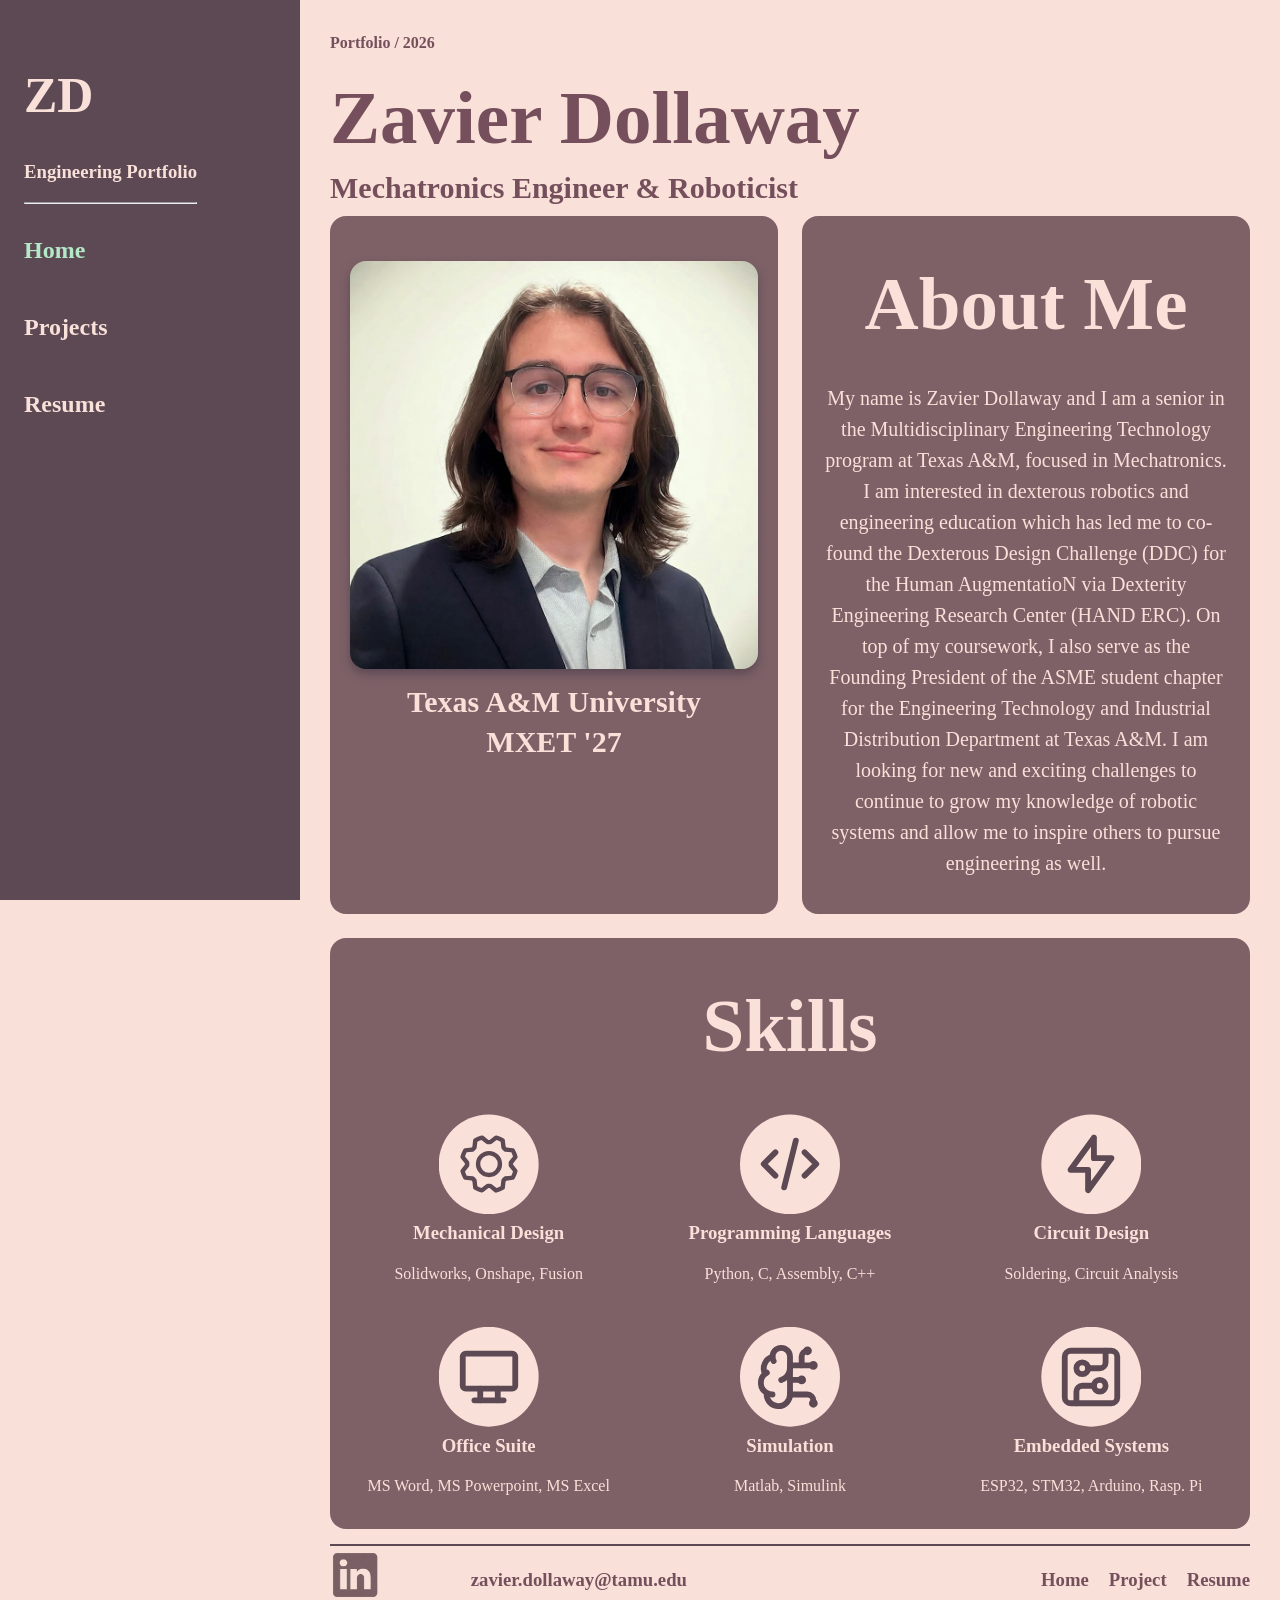
<file: index.html>
<!DOCTYPE html>
<html lang="en">
<head>
  <meta charset="UTF-8">
  <meta name="viewport" content="width=device-width, initial-scale=1.0">
  <meta name="description" content="Engineering Portfolio for Zavier Dollaway">
  <title>Zavier Dollaway Portfolio</title>
  <link rel="stylesheet" href="styles.css">
  <link rel="icon" type="image/png" href="Assets/favicon.png">
</head>

<body class="page-layout">
    <header class="site-rail">
        <div class="header">
            <h1>ZD</h1>
            <h3>Engineering Portfolio</h3>
            <hr/>
        </div>
        <nav>
            <a href="index.html"><h2 class="active">Home</h2></a>
            <a href="Projects/index.html"><h2>Projects</h2></a>
            <a href="Resume/index.html"><h2>Resume</h2></a>
        </nav>
    </header>
    <main class="main-content">
        <div class="mc-head">
            <h4>Portfolio / 2026</h4>
            <h1>Zavier Dollaway</h1>
            <h2>Mechatronics Engineer & Roboticist</h2>
            <h2 class="bottom-border"></h2>
        </div>
        <div class="resource-border-2">
            <div class="resource-card">
                <br/>
                <img class="border" src="Assets/ZavierDollawayHeadshot.jpg">
                <h2>Texas A&M University</h2>
                <h2>MXET '27</h2>
            </div>
            <div class="resource-card">
                <h1>About Me</h1>
                <p>My name is Zavier Dollaway and I am a senior in the Multidisciplinary Engineering Technology program at Texas A&M, focused in Mechatronics. I am interested in dexterous robotics and engineering education which has led me to co-found the Dexterous Design Challenge (DDC) for the Human AugmentatioN via Dexterity Engineering Research Center (HAND ERC). On top of my coursework, I also serve as the Founding President of the ASME student chapter for the Engineering Technology and Industrial Distribution Department at Texas A&M. I am looking for new and exciting challenges to continue to grow my knowledge of robotic systems and allow me to inspire others to pursue engineering as well.</p>
            </div>
        </div>
        <br/>
        <div class="resource-card">
            <h1>Skills</h1>
            <br/>
            <div class=" skill-split-3">
                <div>
                    <img class="skill-icon" src="Assets/Icons/mechanical-design.svg"/>
                    <h3>Mechanical Design</h3>
                    <p>Solidworks, Onshape, Fusion</p>
                </div>
                <div>
                    <img class="skill-icon" src="Assets/Icons/programming-languages.svg"/>
                    <h3>Programming Languages</h3>
                    <p>Python, C, Assembly, C++</p>
                </div>
                <div>
                    <img class="skill-icon" src="Assets/Icons/circuit-design.svg"/>
                    <h3>Circuit Design</h3>
                    <p>Soldering, Circuit Analysis</p>
                </div>
                <div>
                    <img class="skill-icon" src="Assets/Icons/office-suite.svg"/>
                    <h3>Office Suite</h3>
                    <p>MS Word, MS Powerpoint, MS Excel</p>
                </div>
                <div>
                    <img class="skill-icon" src="Assets/Icons/simulation.svg"/>
                    <h3>Simulation</h3>
                    <p>Matlab, Simulink</p>
                </div>
                <div>
                    <img class="skill-icon" src="Assets/Icons/embedded.svg"/>
                    <h3>Embedded Systems</h3>
                    <p>ESP32, STM32, Arduino, Rasp. Pi</p>
                </div>
            </div>
        </div>


        <footer class="site-footer">
            <a href="www.linkedin.com/in/zavier-dollaway-00a139237" target="_blank"><img class="footer-img" src="Assets/Icons/linkedin.png"/></a>
            <a href="mailto:zavier.dollaway@tamu.edu" target="_blank"><h3>zavier.dollaway@tamu.edu</h3></a>
            <div class="footer-nav">
                <a href="index.html"><h3>Home</h3></a>
                <a href="Projects/index.html"><h3>Project</h3></a>
                <a href="Resume/index.html"><h3>Resume</h3></a>
            </div>
        </footer>
    </main>
</body>
</file>
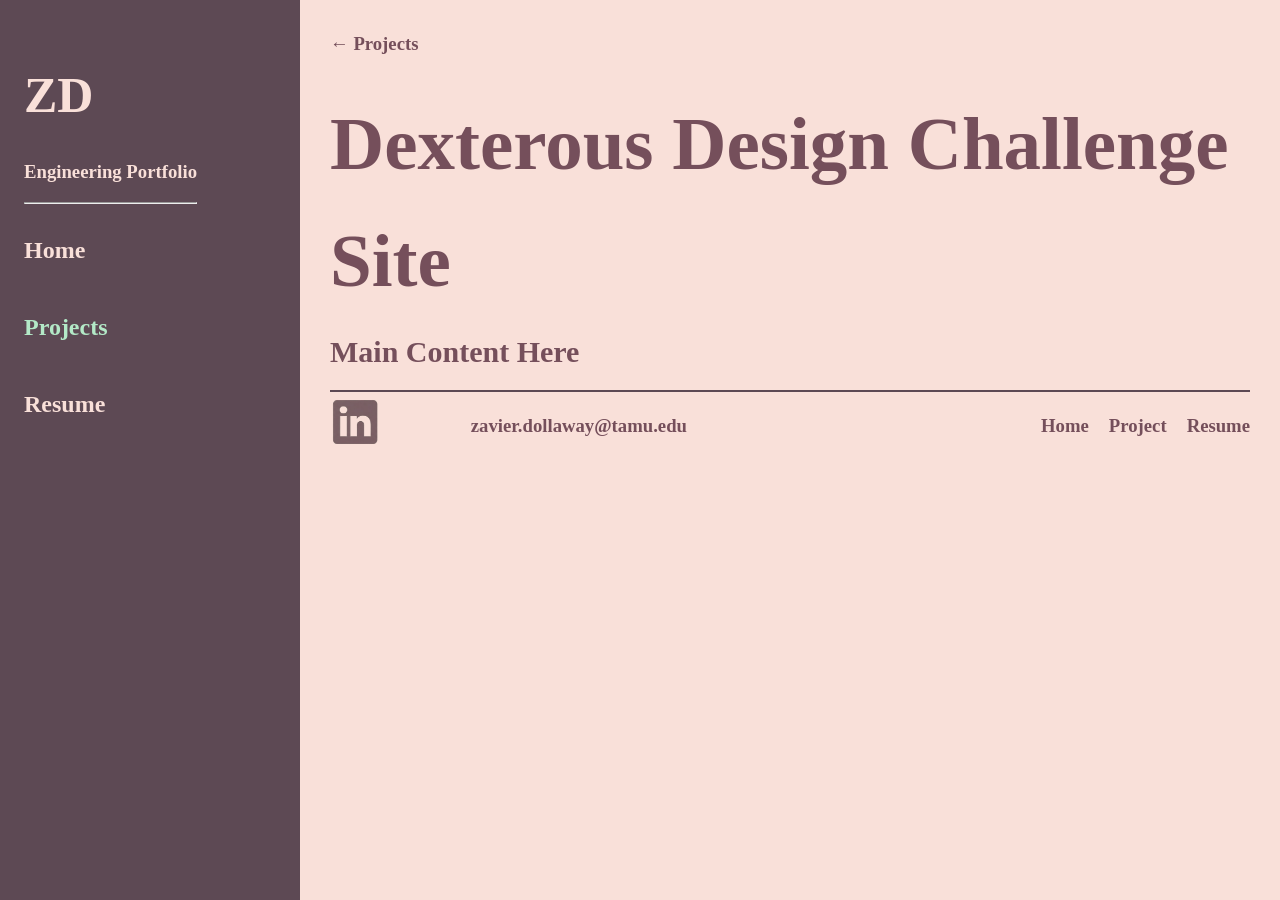
<file: DDC-site/index.html>
<!DOCTYPE html>
<html lang="en">
<head>
  <meta charset="UTF-8">
  <meta name="viewport" content="width=device-width, initial-scale=1.0">
  <meta name="description" content="Engineering Portfolio for Zavier Dollaway">
  <title>Zavier Dollaway Portfolio</title>
  <link rel="stylesheet" href="../styles.css">
  <link rel="icon" type="image/png" href="../Assets/favicon.png">
</head>

<body class="page-layout">
    <header class="site-rail">
        <div class="header">
            <h1>ZD</h1>
            <h3>Engineering Portfolio</h3>
            <hr/>
        </div>
        <nav>
            <a href="../index.html"><h2>Home</h2></a>
            <a href="../Projects/index.html"><h2 class="active">Projects</h2></a>
            <a href="../Resume/index.html"><h2>Resume</h2></a>
        </nav>
    </header>
    <main class="main-content">
        <a href="../Projects/index.html"><h3>← Projects</h3></a>
        <h1 class="article-header">Dexterous Design Challenge Site</h1>
        <h2>Main Content Here</h2>
        <footer class="site-footer">
            <a href="www.linkedin.com/in/zavier-dollaway-00a139237" target="_blank"><img class="footer-img" src="../Assets/Icons/linkedin.png"/></a>
            <a href="mailto:zavier.dollaway@tamu.edu" target="_blank"><h3>zavier.dollaway@tamu.edu</h3></a>
            <div class="footer-nav">
                <a href="../index.html"><h3>Home</h3></a>
                <a href="../Projects/index.html"><h3>Project</h3></a>
                <a href="../Resume/index.html"><h3>Resume</h3></a>
            </div>
        </footer>
    </main>
</body>
</file>
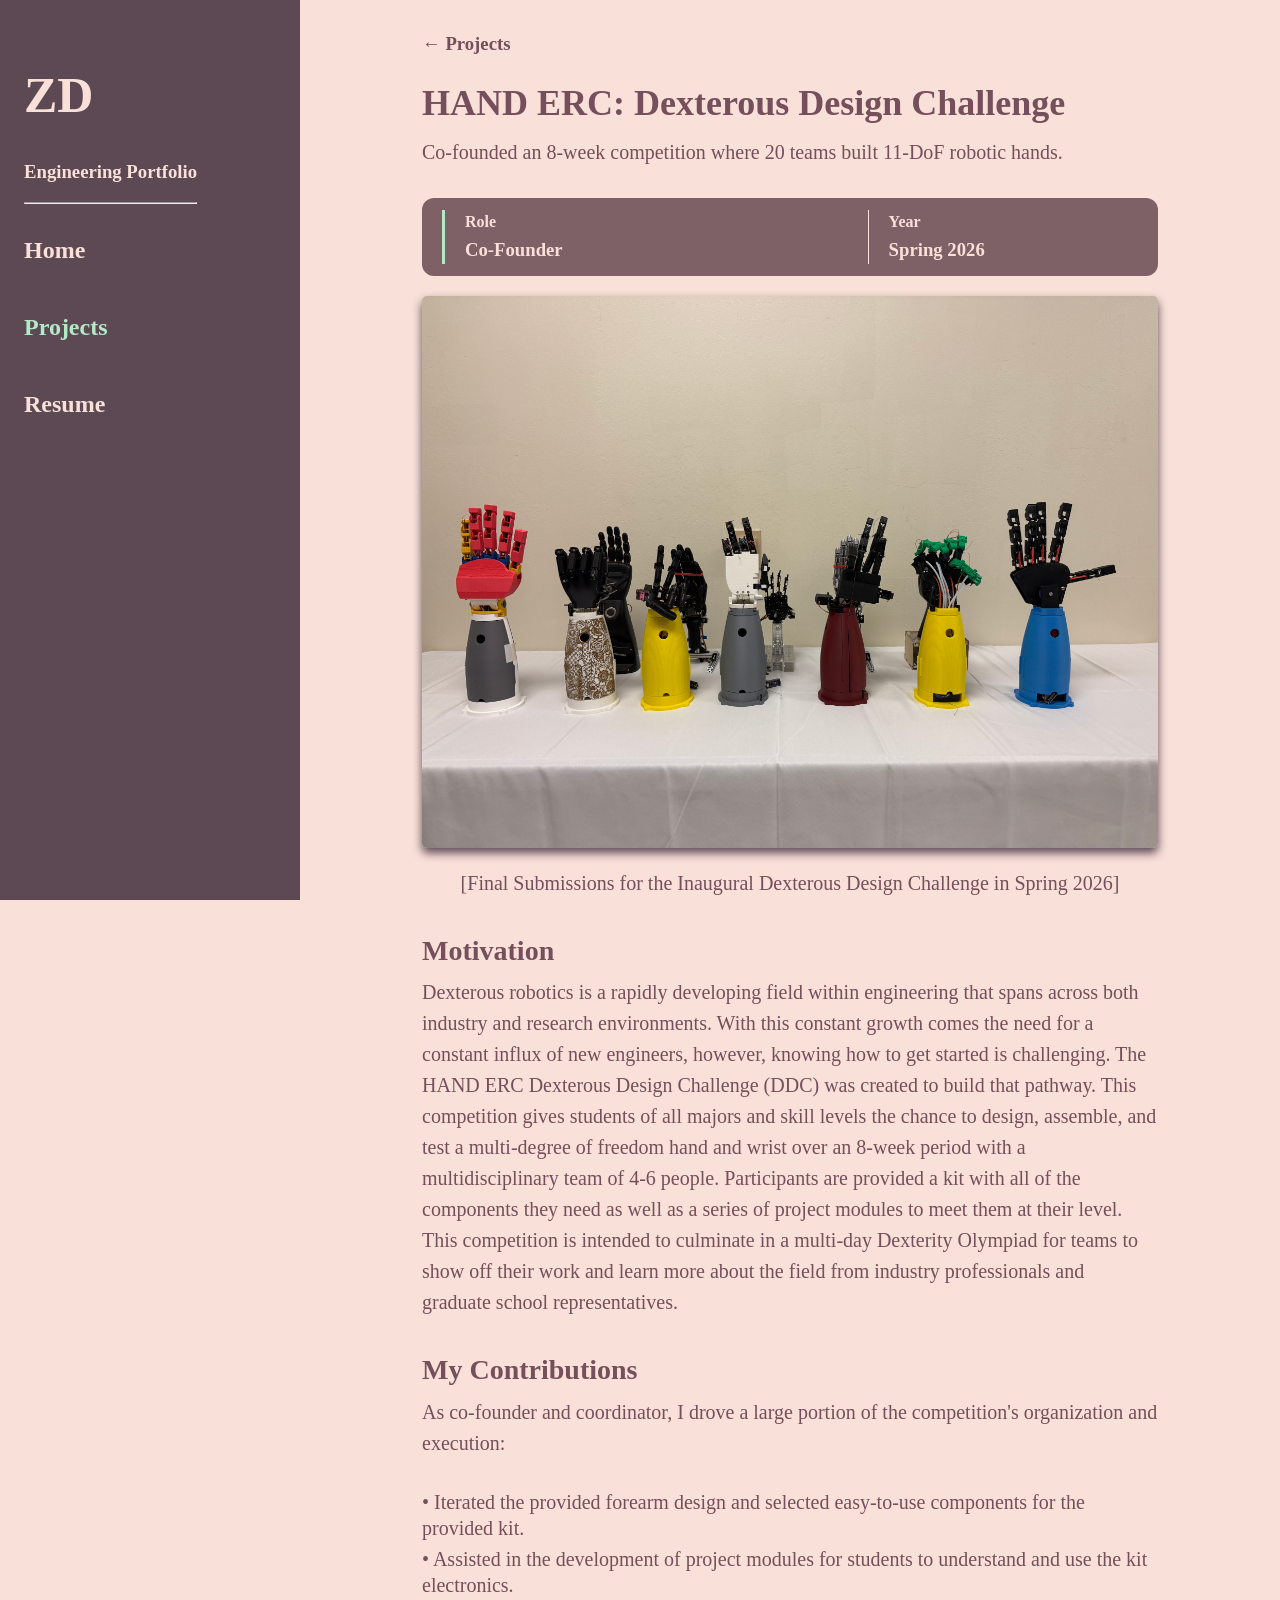
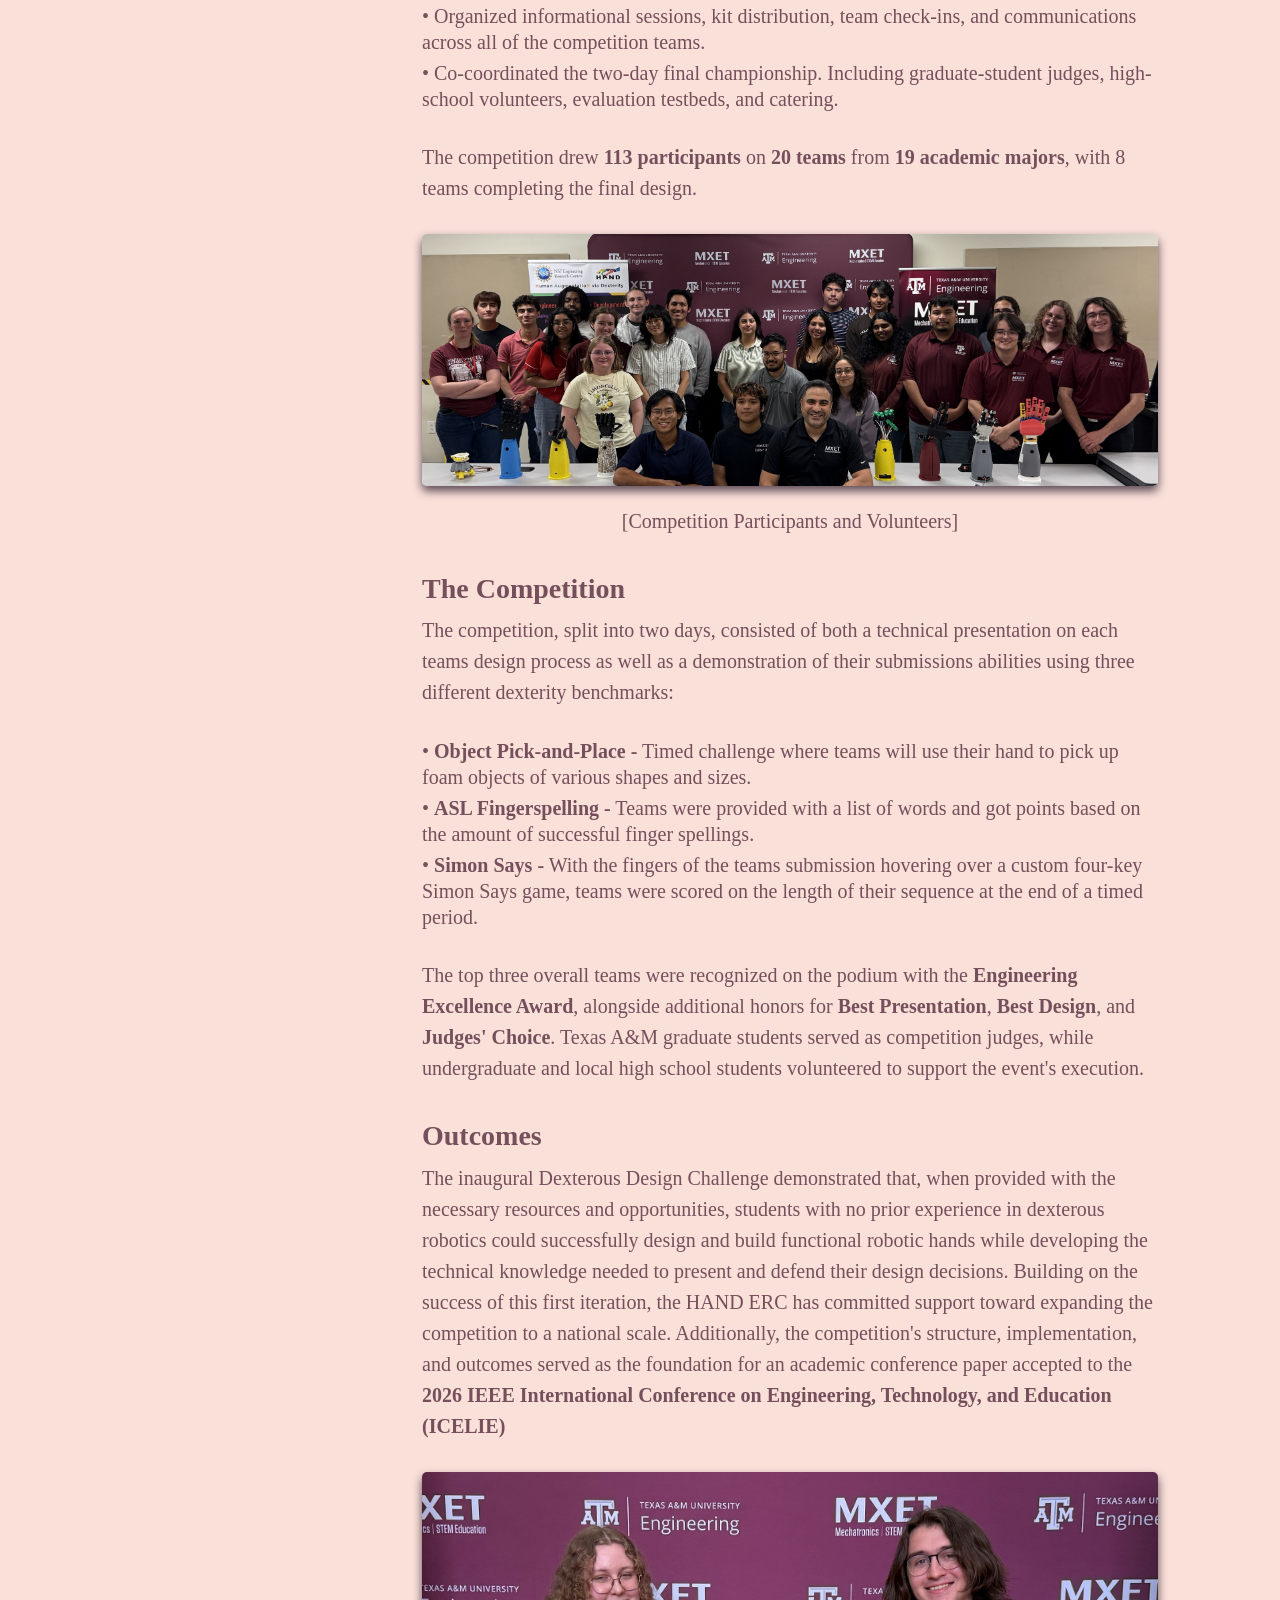
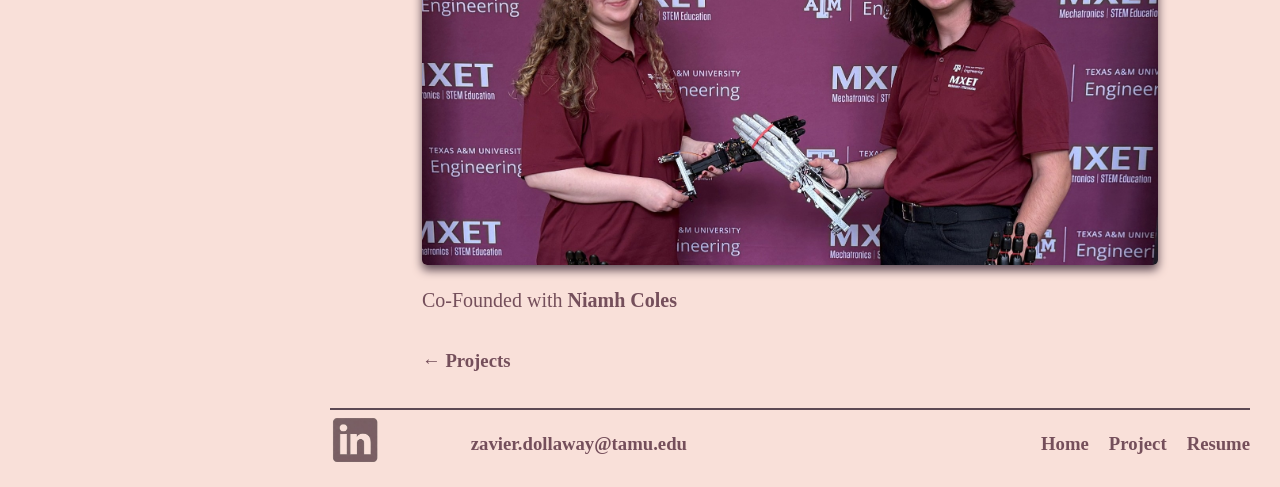
<file: DexterousDesignChallenge/index.html>
<!DOCTYPE html>
<html lang="en">
<head>
  <meta charset="UTF-8">
  <meta name="viewport" content="width=device-width, initial-scale=1.0">
  <meta name="description" content="Explore the portfolio of Zavier Dollaway,a Mechatronics Engineering Technology student atTexas A&M University specializing in robotics,embedded systems, and engineering design.">
  <title>Zavier Dollaway | Mechatronics & Robotics Engineer</title>
  <link rel="stylesheet" href="../styles.css">
  <link rel="icon" type="image/png" href="../Assets/favicon.png">
</head>

<body class="page-layout">
    <header class="site-rail">
        <div class="header">
            <h1>ZD</h1>
            <h3>Engineering Portfolio</h3>
            <hr/>
        </div>
        <nav>
            <a href="../index.html"><h2>Home</h2></a>
            <a href="../Projects/index.html"><h2 class="active">Projects</h2></a>
            <a href="../Resume/index.html"><h2>Resume</h2></a>
        </nav>
    </header>
    <main class="main-content">
        <article class="project-article">
            <a href="../Projects/index.html"><h3>← Projects</h3></a>
            <h1>HAND ERC: Dexterous Design Challenge</h1>
            <p>Co-founded an 8-week competition where 20 teams built 11-DoF robotic hands.</p>
            <div class="project-info">
                <div class="role">
                    <h4>Role</h4>
                    <h3>Co-Founder</h3>
                </div>
                <div class="year">
                    <h4>Year</h4>
                    <h3>Spring 2026</h3>
                </div>
            </div>
            <img src="../Assets/Projects/DDC-Submissions.JPG"/>
            <p class="caption">[Final Submissions for the Inaugural Dexterous Design Challenge in Spring 2026]</p>
            <h2>Motivation</h2>
            <p>Dexterous robotics is a rapidly developing field within engineering that spans across both industry and research environments. With this constant growth comes the need for a constant influx of new engineers, however, knowing how to get started is challenging. The HAND ERC Dexterous Design Challenge (DDC) was created to build that pathway. This competition gives students of all majors and skill levels the chance to design, assemble, and test a multi-degree of freedom hand and wrist over an 8-week period with a multidisciplinary team of 4-6 people. Participants are provided a kit with all of the components they need as well as a series of project modules to meet them at their level. This competition is intended to culminate in a multi-day Dexterity Olympiad for teams to show off their work and learn more about the field from industry professionals and graduate school representatives.</p>
            <h2>My Contributions</h2>
            <p>As co-founder and coordinator, I drove a large portion of the competition's organization and execution:</p>
            <div class="contr">
                <p>• Iterated the provided forearm design and selected easy-to-use components for the provided kit.</p>
                <p>• Assisted in the development of project modules for students to understand and use the kit electronics.</p>
                <p>• Organized informational sessions, kit distribution, team check-ins, and communications across all of the competition teams.</p>
                <p>• Co-coordinated the two-day final championship. Including graduate-student judges, high-school volunteers, evaluation testbeds, and catering.</p>
            </div>
            <br/>
            <p>The competition drew <b>113 participants</b> on <b>20 teams</b> from <b>19 academic majors</b>, with 8 teams completing the final design.</p>
            <img class="border" src="../Assets/Projects/DDC-Ceremony.JPG">
            <p class="caption">[Competition Participants and Volunteers]</p>
            <h2>The Competition</h2>
            <p>The competition, split into two days, consisted of both a technical presentation on each teams design process as well as a demonstration of their submissions abilities using three different dexterity benchmarks:</p>
            <div class="contr">
                <p>• <b>Object Pick-and-Place -</b> Timed challenge where teams will use their hand to pick up foam objects of various shapes and sizes.</p>
                <p>• <b>ASL Fingerspelling -</b> Teams were provided with a list of words and got points based on the amount of successful finger spellings.</p>
                <p>• <b>Simon Says -</b> With the fingers of the teams submission hovering over a custom four-key Simon Says game, teams were scored on the length of their sequence at the end of a timed period.</p>
            </div>
            <br/>
            <p>The top three overall teams were recognized on the podium with the <b>Engineering Excellence Award</b>, alongside additional honors for <b>Best Presentation</b>, <b>Best Design</b>, and <b>Judges' Choice</b>. Texas A&M graduate students served as competition judges, while undergraduate and local high school students volunteered to support the event's execution. </p>
            <h2>Outcomes</h2>
            <p>The inaugural Dexterous Design Challenge demonstrated that, when provided with the necessary resources and opportunities, students with no prior experience in dexterous robotics could successfully design and build functional robotic hands while developing the technical knowledge needed to present and defend their design decisions. Building on the success of this first iteration, the HAND ERC has committed support toward expanding the competition to a national scale. Additionally, the competition's structure, implementation, and outcomes served as the foundation for an academic conference paper accepted to the <b>2026 IEEE International Conference on Engineering, Technology, and Education (ICELIE)</b></p>
            <img class="border" src="../Assets/Projects/DDC-Founders.JPG">
            <p>Co-Founded with <a target="_blank" href="https://niamhcoles.dev/index.html"><b>Niamh Coles</b></a> </p>
            <a href="../Projects/index.html"><h3>← Projects</h3></a>
        </article>
        <footer class="site-footer">
            <a href="www.linkedin.com/in/zavier-dollaway-00a139237" target="_blank"><img class="footer-img" src="../Assets/Icons/linkedin.png"/></a>
            <a href="mailto:zavier.dollaway@tamu.edu" target="_blank"><h3>zavier.dollaway@tamu.edu</h3></a>
            <div class="footer-nav">
                <a href="../index.html"><h3>Home</h3></a>
                <a href="../Projects/index.html"><h3>Project</h3></a>
                <a href="../Resume/index.html"><h3>Resume</h3></a>
            </div>
        </footer>
    </main>
</body>
</file>
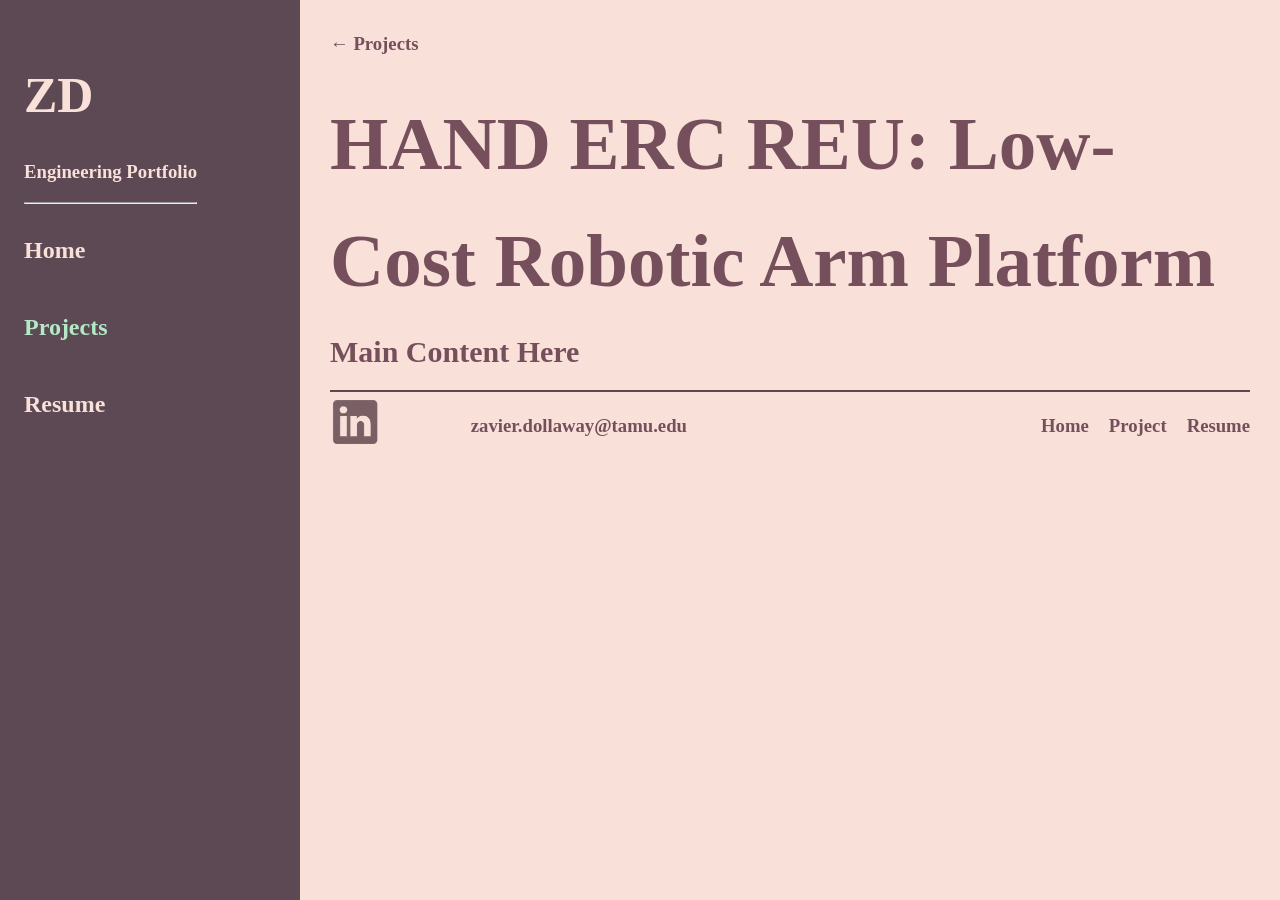
<file: HAND REU/index.html>
<!DOCTYPE html>
<html lang="en">
<head>
  <meta charset="UTF-8">
  <meta name="viewport" content="width=device-width, initial-scale=1.0">
  <meta name="description" content="Engineering Portfolio for Zavier Dollaway">
  <title>Zavier Dollaway Portfolio</title>
  <link rel="stylesheet" href="../styles.css">
  <link rel="icon" type="image/png" href="../Assets/favicon.png">
</head>

<body class="page-layout">
    <header class="site-rail">
        <div class="header">
            <h1>ZD</h1>
            <h3>Engineering Portfolio</h3>
            <hr/>
        </div>
        <nav>
            <a href="../index.html"><h2>Home</h2></a>
            <a href="../Projects/index.html"><h2 class="active">Projects</h2></a>
            <a href="../Resume/index.html"><h2>Resume</h2></a>
        </nav>
    </header>
    <main class="main-content">
        <a href="../Projects/index.html"><h3>← Projects</h3></a>
        <h1 class="article-header">HAND ERC REU: Low-Cost Robotic Arm Platform</h1>
        <h2>Main Content Here</h2>
        <footer class="site-footer">
            <a href="www.linkedin.com/in/zavier-dollaway-00a139237" target="_blank"><img class="footer-img" src="../Assets/Icons/linkedin.png"/></a>
            <a href="mailto:zavier.dollaway@tamu.edu" target="_blank"><h3>zavier.dollaway@tamu.edu</h3></a>
            <div class="footer-nav">
                <a href="../index.html"><h3>Home</h3></a>
                <a href="../Projects/index.html"><h3>Project</h3></a>
                <a href="../Resume/index.html"><h3>Resume</h3></a>
            </div>
        </footer>
    </main>
</body>
</file>
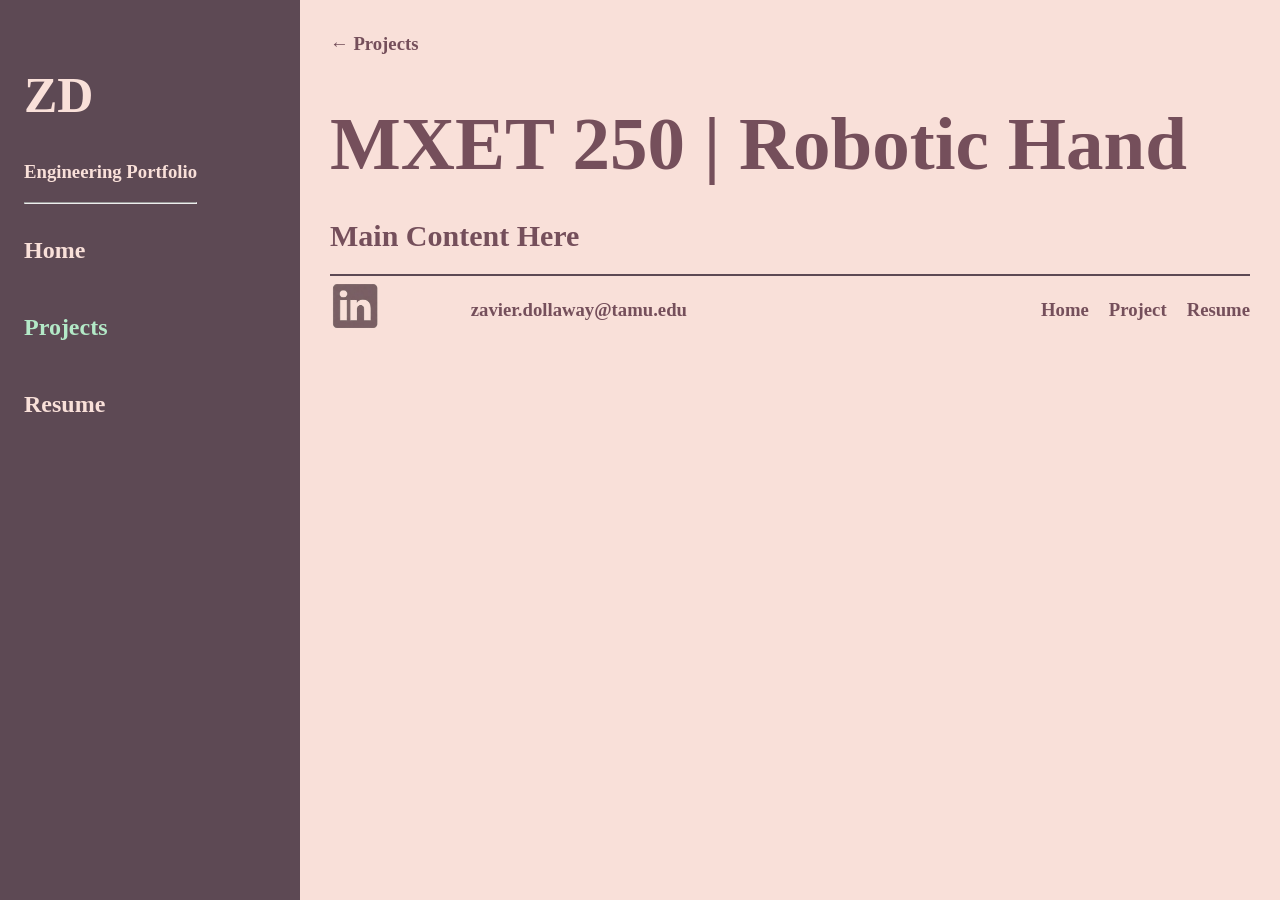
<file: MXET250/index.html>
<!DOCTYPE html>
<html lang="en">
<head>
  <meta charset="UTF-8">
  <meta name="viewport" content="width=device-width, initial-scale=1.0">
  <meta name="description" content="Engineering Portfolio for Zavier Dollaway">
  <title>Zavier Dollaway Portfolio</title>
  <link rel="stylesheet" href="../styles.css">
  <link rel="icon" type="image/png" href="../Assets/favicon.png">
</head>

<body class="page-layout">
    <header class="site-rail">
        <div class="header">
            <h1>ZD</h1>
            <h3>Engineering Portfolio</h3>
            <hr/>
        </div>
        <nav>
            <a href="../index.html"><h2>Home</h2></a>
            <a href="../Projects/index.html"><h2 class="active">Projects</h2></a>
            <a href="../Resume/index.html"><h2>Resume</h2></a>
        </nav>
    </header>
    <main class="main-content">
        <a href="../Projects/index.html"><h3>← Projects</h3></a>
        <h1 class="article-header">MXET 250 | Robotic Hand</h1>
        <h2>Main Content Here</h2>
        <footer class="site-footer">
            <a href="www.linkedin.com/in/zavier-dollaway-00a139237" target="_blank"><img class="footer-img" src="../Assets/Icons/linkedin.png"/></a>
            <a href="mailto:zavier.dollaway@tamu.edu" target="_blank"><h3>zavier.dollaway@tamu.edu</h3></a>
            <div class="footer-nav">
                <a href="../index.html"><h3>Home</h3></a>
                <a href="../Projects/index.html"><h3>Project</h3></a>
                <a href="../Resume/index.html"><h3>Resume</h3></a>
            </div>
        </footer>
    </main>
</body>
</file>
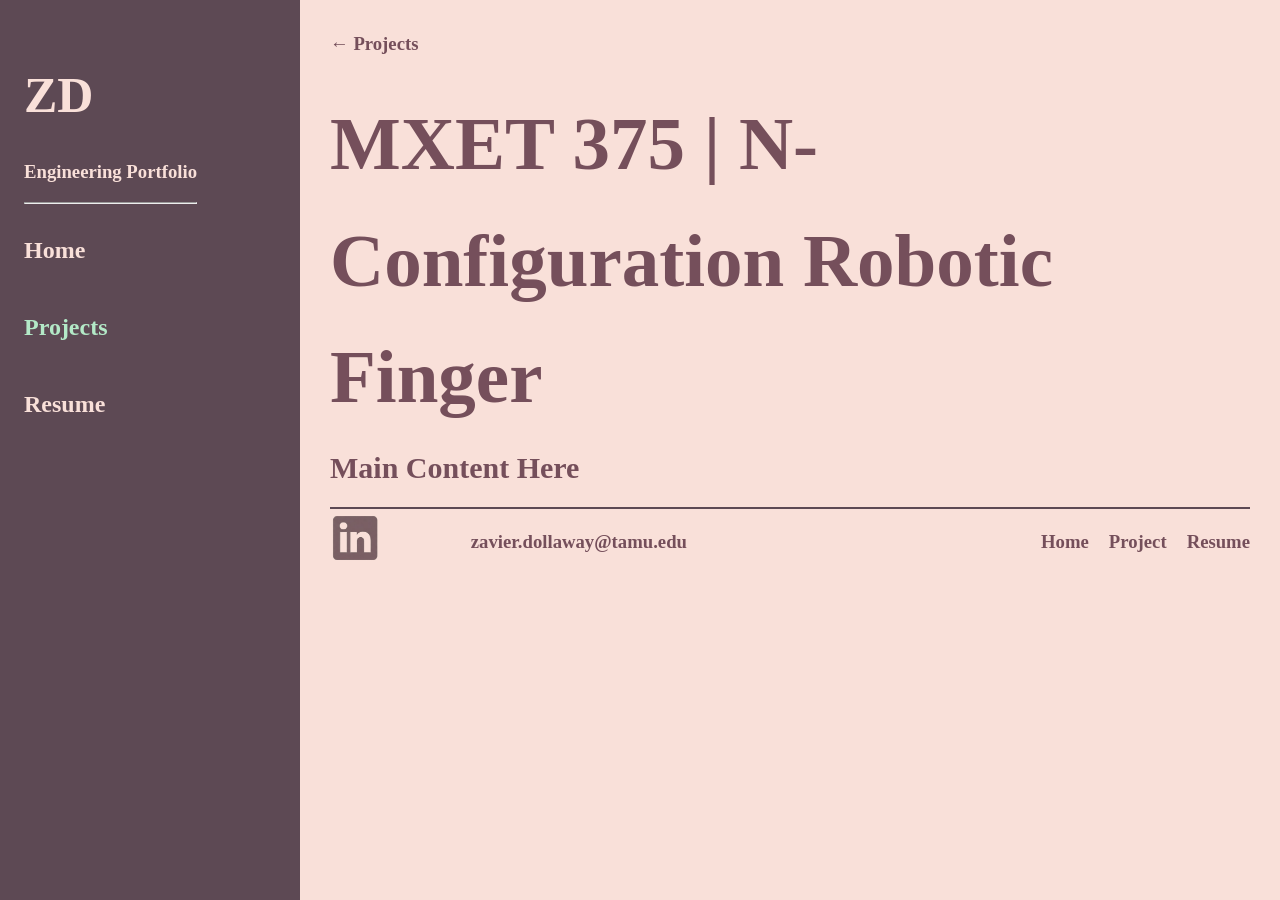
<file: MXET375/index.html>
<!DOCTYPE html>
<html lang="en">
<head>
  <meta charset="UTF-8">
  <meta name="viewport" content="width=device-width, initial-scale=1.0">
  <meta name="description" content="Engineering Portfolio for Zavier Dollaway">
  <title>Zavier Dollaway Portfolio</title>
  <link rel="stylesheet" href="../styles.css">
  <link rel="icon" type="image/png" href="../Assets/favicon.png">
</head>

<body class="page-layout">
    <header class="site-rail">
        <div class="header">
            <h1>ZD</h1>
            <h3>Engineering Portfolio</h3>
            <hr/>
        </div>
        <nav>
            <a href="../index.html"><h2>Home</h2></a>
            <a href="../Projects/index.html"><h2 class="active">Projects</h2></a>
            <a href="../Resume/index.html"><h2>Resume</h2></a>
        </nav>
    </header>
    <main class="main-content">
        <a href="../Projects/index.html"><h3>← Projects</h3></a>
        <h1 class="article-header">MXET 375 | N-Configuration Robotic Finger</h1>
        <h2>Main Content Here</h2>
        <footer class="site-footer">
            <a href="www.linkedin.com/in/zavier-dollaway-00a139237" target="_blank"><img class="footer-img" src="../Assets/Icons/linkedin.png"/></a>
            <a href="mailto:zavier.dollaway@tamu.edu" target="_blank"><h3>zavier.dollaway@tamu.edu</h3></a>
            <div class="footer-nav">
                <a href="../index.html"><h3>Home</h3></a>
                <a href="../Projects/index.html"><h3>Project</h3></a>
                <a href="../Resume/index.html"><h3>Resume</h3></a>
            </div>
        </footer>
    </main>
</body>
</file>
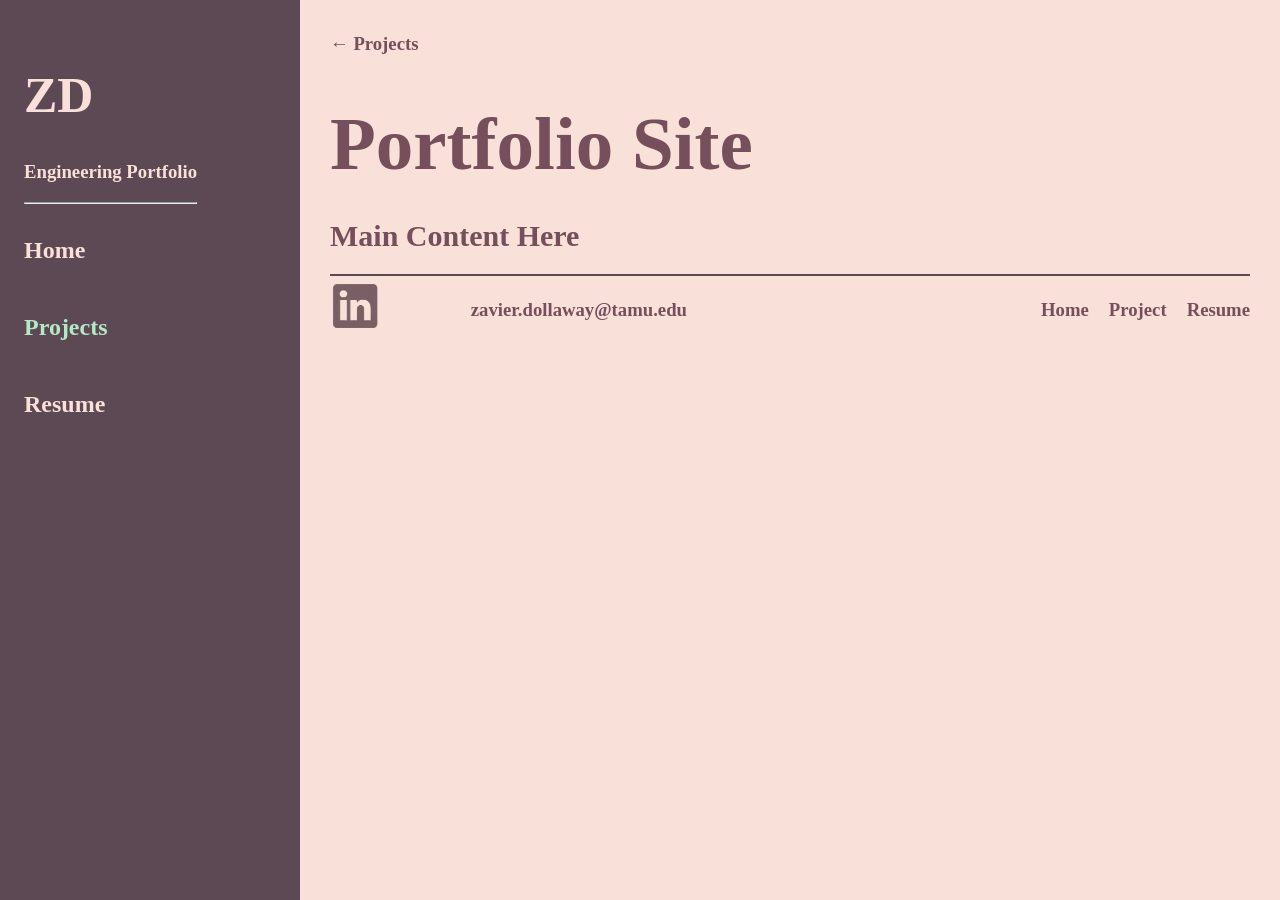
<file: Portfolio-site/index.html>
<!DOCTYPE html>
<html lang="en">
<head>
  <meta charset="UTF-8">
  <meta name="viewport" content="width=device-width, initial-scale=1.0">
  <meta name="description" content="Engineering Portfolio for Zavier Dollaway">
  <title>Zavier Dollaway Portfolio</title>
  <link rel="stylesheet" href="../styles.css">
  <link rel="icon" type="image/png" href="../Assets/favicon.png">
</head>

<body class="page-layout">
    <header class="site-rail">
        <div class="header">
            <h1>ZD</h1>
            <h3>Engineering Portfolio</h3>
            <hr/>
        </div>
        <nav>
            <a href="../index.html"><h2>Home</h2></a>
            <a href="../Projects/index.html"><h2 class="active">Projects</h2></a>
            <a href="../Resume/index.html"><h2>Resume</h2></a>
        </nav>
    </header>
    <main class="main-content">
        <a href="../Projects/index.html"><h3>← Projects</h3></a>
        <h1 class="article-header">Portfolio Site</h1>
        <h2>Main Content Here</h2>
        <footer class="site-footer">
            <a href="www.linkedin.com/in/zavier-dollaway-00a139237" target="_blank"><img class="footer-img" src="../Assets/Icons/linkedin.png"/></a>
            <a href="mailto:zavier.dollaway@tamu.edu" target="_blank"><h3>zavier.dollaway@tamu.edu</h3></a>
            <div class="footer-nav">
                <a href="../index.html"><h3>Home</h3></a>
                <a href="../Projects/index.html"><h3>Project</h3></a>
                <a href="../Resume/index.html"><h3>Resume</h3></a>
            </div>
        </footer>
    </main>
</body>
</file>
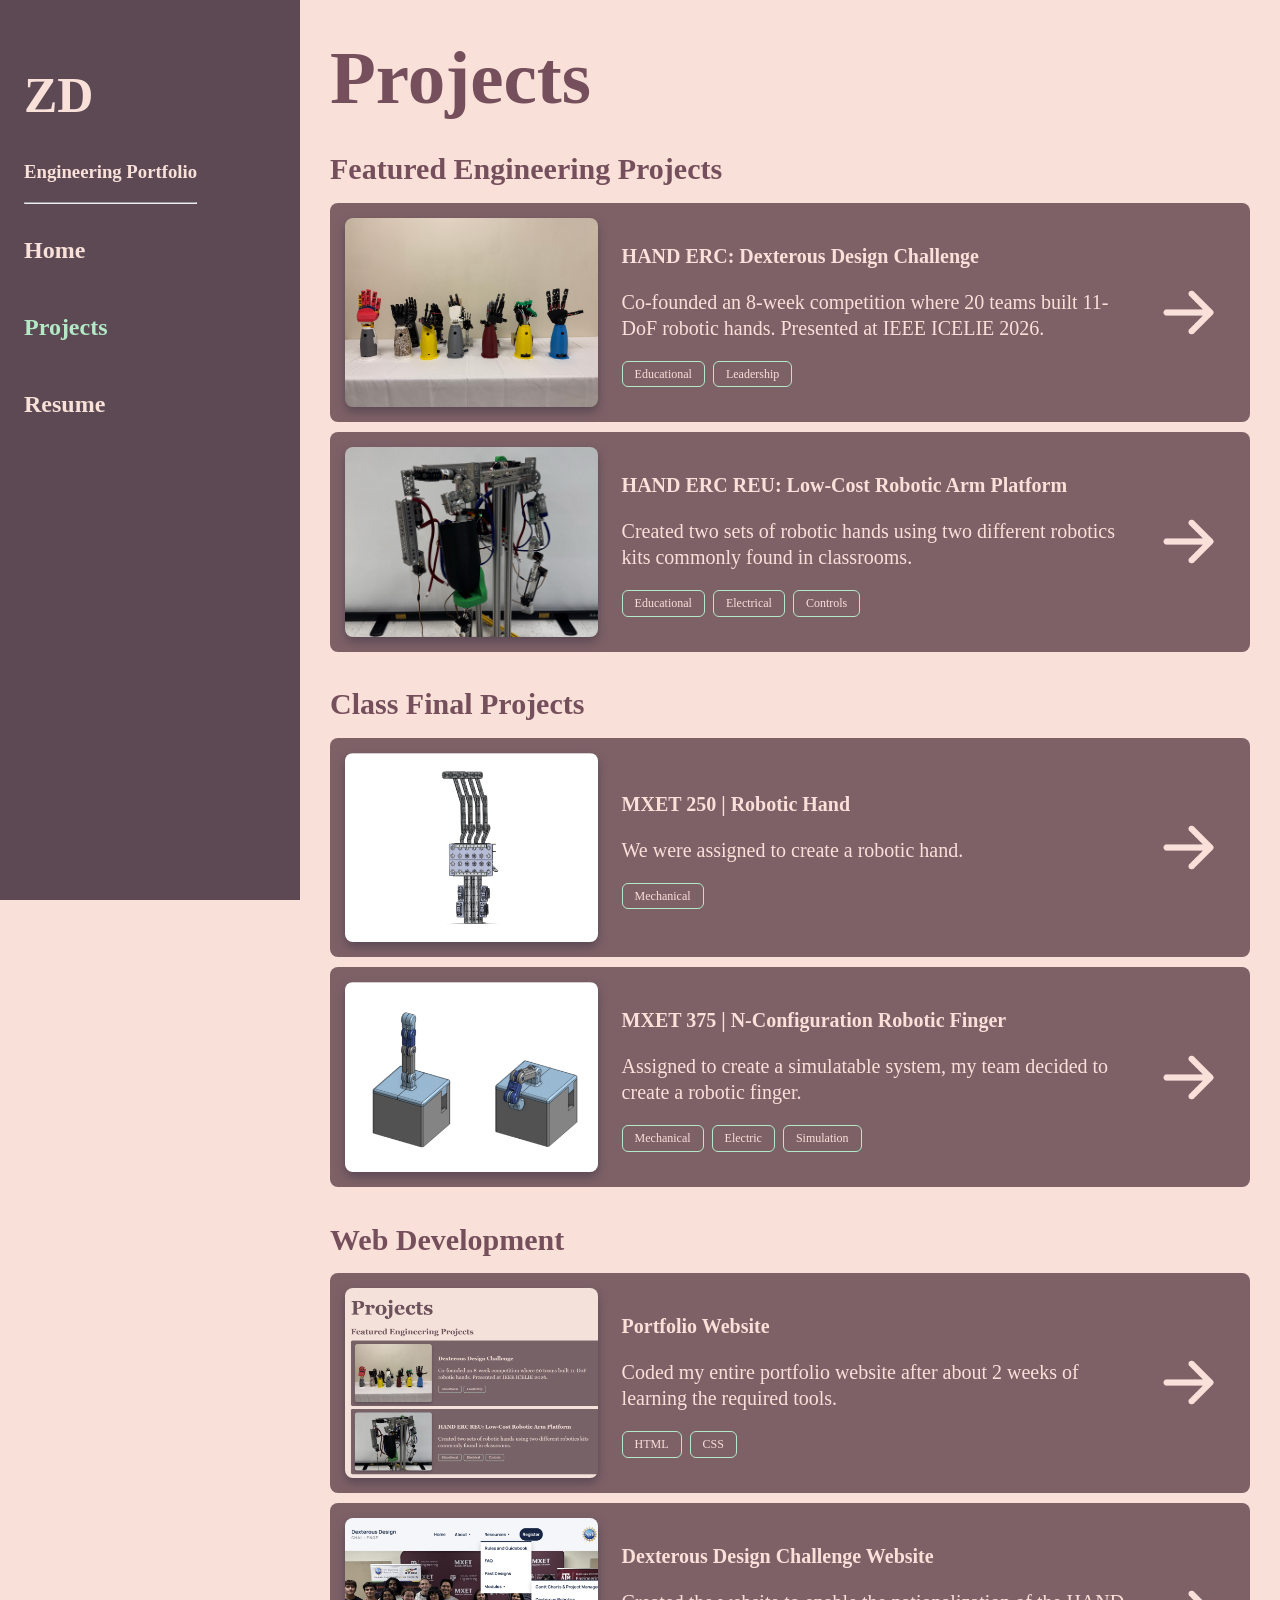
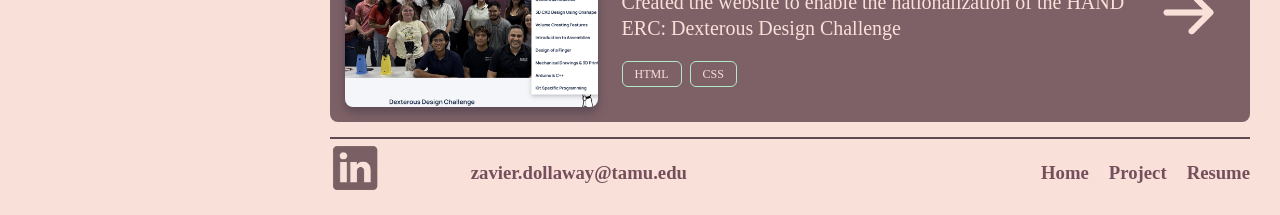
<file: Projects/index.html>
<!DOCTYPE html>
<html lang="en">
<head>
  <meta charset="UTF-8">
  <meta name="viewport" content="width=device-width, initial-scale=1.0">
  <meta name="description" content="Engineering Portfolio for Zavier Dollaway">
  <title>Zavier Dollaway Portfolio</title>
  <link rel="stylesheet" href="../styles.css">
  <link rel="icon" type="image/png" href="../Assets/favicon.png">
</head>

<body class="page-layout">
    <header class="site-rail">
        <div class="header">
            <h1>ZD</h1>
            <h3>Engineering Portfolio</h3>
            <hr/>
        </div>
        <nav>
            <a href="../index.html"><h2>Home</h2></a>
            <a href="../Projects/index.html"><h2 class="active">Projects</h2></a>
            <a href="../Resume/index.html"><h2>Resume</h2></a>
        </nav>
    </header>
    <main class="main-content">
        <h1>Projects</h1>
        <h2>Featured Engineering Projects</h2>

        <a href="../DexterousDesignChallenge/index.html">
            <div class="project-card project-split-3">
                <img class="border" src="../Assets/Projects/DDC-Submissions.JPG">
                <div>
                    <h2>HAND ERC: Dexterous Design Challenge</h2>
                    <p>Co-founded an 8-week competition where 20 teams built 11-DoF robotic hands. Presented at IEEE ICELIE 2026.</p>
                    <div class="project-tags">
                        <span class="tag">Educational</span>
                        <span class="tag">Leadership</span>
                    </div>   
                </div>
                <img class="arrow" src="../Assets/Icons/right-arrow.png">
            </div>
        </a>

        <a href="../HAND REU/index.html">
            <div class="project-card project-split-3">
                <img class="border" src="../Assets/Projects/REU-Cover.jpg">
                <div>
                    <h2>HAND ERC REU: Low-Cost Robotic Arm Platform</h2>
                    <p>Created two sets of robotic hands using two different robotics kits commonly found in classrooms.</p>
                    <div class="project-tags">
                        <span class="tag">Educational</span>
                        <span class="tag">Electrical</span>
                        <span class="tag">Controls</span>
                    </div>   
                </div>
                <img class="arrow" src="../Assets/Icons/right-arrow.png">
            </div>
        </a>

        <br/>
        <h2>Class Final Projects</h2>

        <a href="../MXET250/index.html">
            <div class="project-card project-split-3">
                <img class="border" src="../Assets/Projects/MXET-250.png">
                <div>
                    <h2>MXET 250 | Robotic Hand</h2>
                    <p>We were assigned to create a robotic hand.</p>
                    <div class="project-tags">
                        <span class="tag">Mechanical</span>
                    </div>   
                </div>
                <img class="arrow" src="../Assets/Icons/right-arrow.png">
            </div>
        </a>

        <a href="../MXET375/index.html">
            <div class="project-card project-split-3">
                <img class="border" src="../Assets/Projects/MXET-375.png">
                <div>
                    <h2>MXET 375 | N-Configuration Robotic Finger</h2>
                    <p>Assigned to create a simulatable system, my team decided to create a robotic finger.</p>
                    <div class="project-tags">
                        <span class="tag">Mechanical</span>
                        <span class="tag">Electric</span>
                        <span class="tag">Simulation</span>
                    </div>   
                </div>
                <img class="arrow" src="../Assets/Icons/right-arrow.png">
            </div>
        </a>

        <br/>
        <h2>Web Development</h2>

        <a href="../Portfolio-site/index.html">
            <div class="project-card project-split-3">
                <img class="border" src="../Assets/Projects/Portfolio-Site.png">
                <div>
                    <h2>Portfolio Website</h2>
                    <p>Coded my entire portfolio website after about 2 weeks of learning the required tools.</p>
                    <div class="project-tags">
                        <span class="tag">HTML</span>
                        <span class="tag">CSS</span>
                    </div>   
                </div>
                <img class="arrow" src="../Assets/Icons/right-arrow.png">
            </div>
        </a>

        <a href="../DDC-site/index.html">
            <div class="project-card project-split-3">
                <img class="border" src="../Assets/Projects/DDC-Site.png">
                <div>
                    <h2>Dexterous Design Challenge Website</h2>
                    <p>Created the website to enable the nationalization of the HAND ERC: Dexterous Design Challenge</p>
                    <div class="project-tags">
                        <span class="tag">HTML</span>
                        <span class="tag">CSS</span>
                    </div>   
                </div>
                <img class="arrow" src="../Assets/Icons/right-arrow.png">
            </div>
        </a>

        <footer class="site-footer">
            <a href="www.linkedin.com/in/zavier-dollaway-00a139237" target="_blank"><img class="footer-img" src="../Assets/Icons/linkedin.png"/></a>
            <a href="mailto:zavier.dollaway@tamu.edu" target="_blank"><h3>zavier.dollaway@tamu.edu</h3></a>
            <div class="footer-nav">
                <a href="../index.html"><h3>Home</h3></a>
                <a href="../Projects/index.html"><h3>Project</h3></a>
                <a href="../Resume/index.html"><h3>Resume</h3></a>
            </div>
        </footer>
    </main>
</body>
</file>
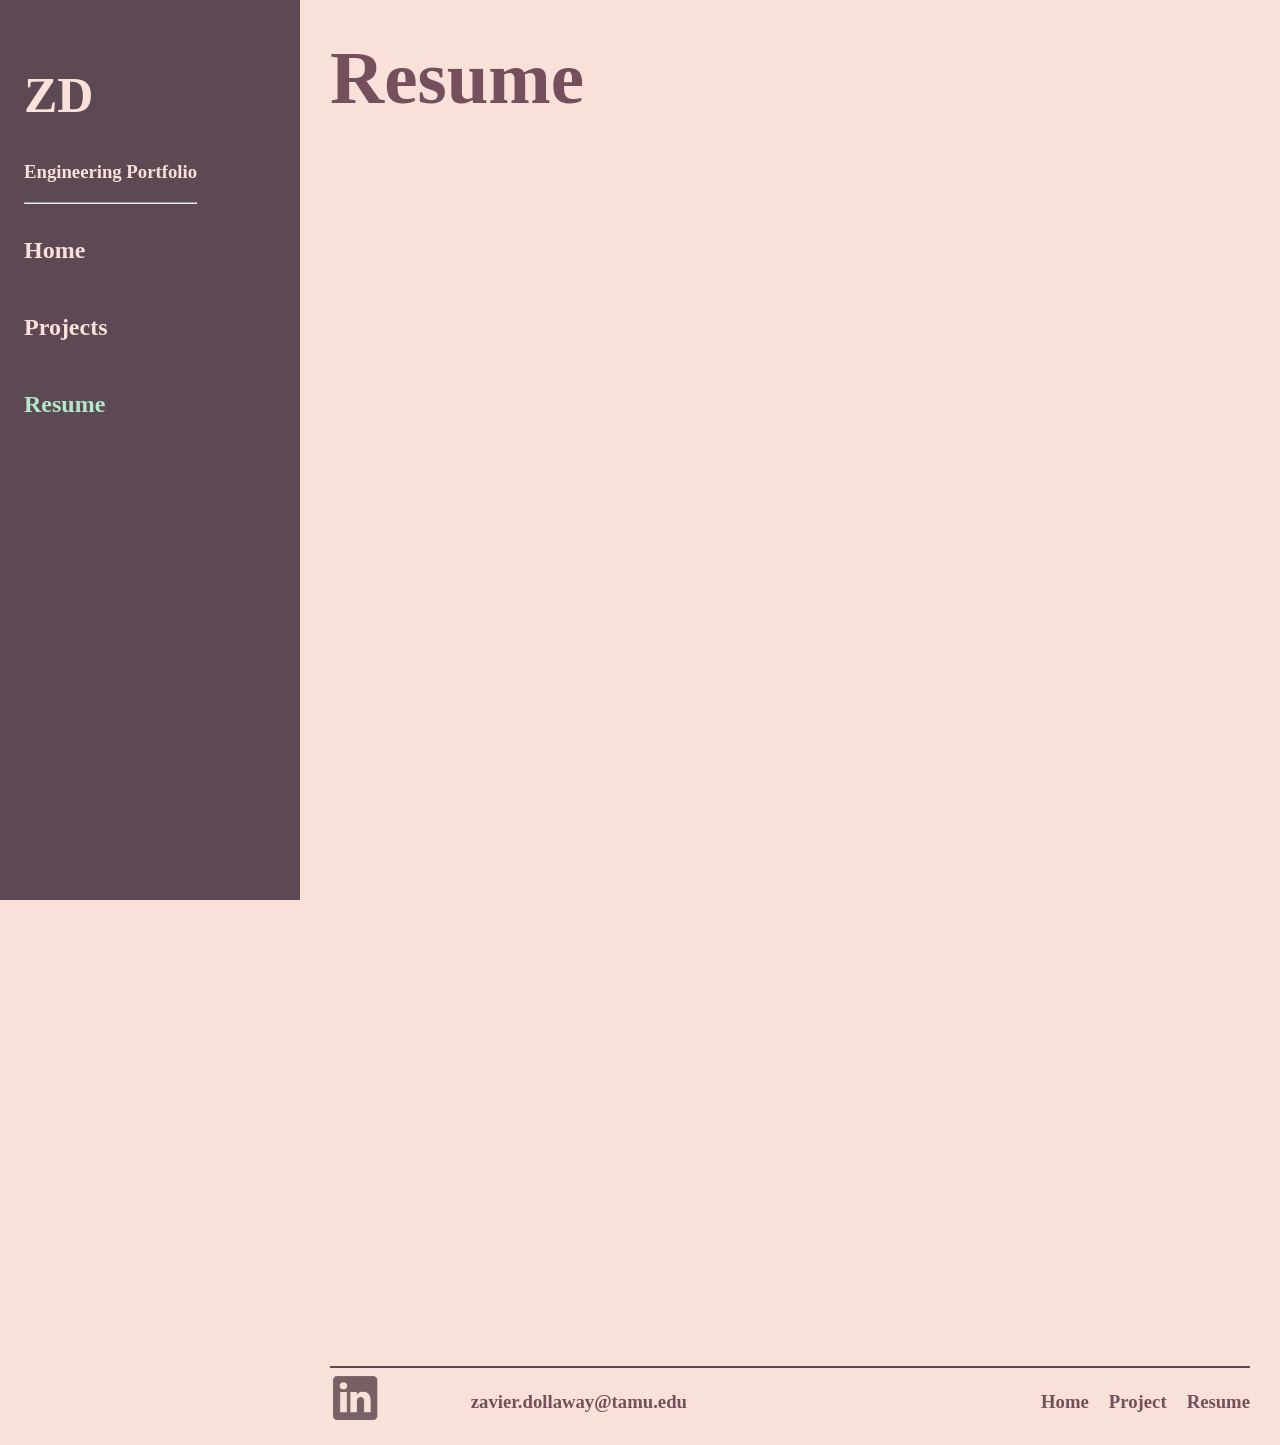
<file: Resume/index.html>
<!DOCTYPE html>
<html lang="en">
<head>
  <meta charset="UTF-8">
  <meta name="viewport" content="width=device-width, initial-scale=1.0">
  <meta name="description" content="Engineering Portfolio for Zavier Dollaway">
  <title>Zavier Dollaway Portfolio</title>
  <link rel="stylesheet" href="../styles.css">
  <link rel="icon" type="image/png" href="../Assets/favicon.png">
</head>

<body class="page-layout">
    <header class="site-rail">
        <div class="header">
            <h1>ZD</h1>
            <h3>Engineering Portfolio</h3>
            <hr/>
        </div>
        <nav>
            <a href="../index.html"><h2>Home</h2></a>
            <a href="../Projects/index.html"><h2>Projects</h2></a>
            <a href="../Resume/index.html"><h2 class="active">Resume</h2></a>
        </nav>
    </header>
    <main class="main-content">
        <h1>Resume</h1>
        <iframe class="resume-frame" src="https://docs.google.com/document/d/e/2PACX-1vRgLrD63Hf3QK_neQm81qNpLuQq8Lk6pYdfSWI7V1zvpym5iww7j8vk9Wq_C9-Vb2fdonnfEtMJhxQG/pub?embedded=true"></iframe>
        <img class="resume-mobile" src="../Assets/resume.jpg"/>
        <footer class="site-footer">
            <a href="www.linkedin.com/in/zavier-dollaway-00a139237" target="_blank"><img class="footer-img" src="../Assets/Icons/linkedin.png"/></a>
            <a href="mailto:zavier.dollaway@tamu.edu" target="_blank"><h3>zavier.dollaway@tamu.edu</h3></a>
            <div class="footer-nav">
                <a href="../index.html"><h3>Home</h3></a>
                <a href="../Projects/index.html"><h3>Project</h3></a>
                <a href="../Resume/index.html"><h3>Resume</h3></a>
            </div>
        </footer>
    </main>
</body>
</file>
<file: styles.css>
@import url('https://fonts.googleapis.com/css2?family=DM+Mono:wght@400;500&family=Manrope:wght@400;500;600;700;800&display=swap');


:root{--blauve: #5D4954;--pauve: #754F5B;--brauve: #7D6167;--tauve: #B3E9C7;--lauve: #F9E0D9}

*{box-sizing: border-box;}
html{scroll-behavior: smooth;}
body{margin:0;background: var(--lauve); color:var(--blauve);font-family: Georgia, 'Times New Roman', Times, serif; line-height: 1.55;}
a{color:inherit; text-decoration: none;}

/* Layout */
.page-layout {display: flex;min-height: 100vh;}
/*.site-rail {position: sticky;height: 100vh;align-self: start;width: 300px;flex-shrink: 0;background: var(--blauve);color: var(--lauve);padding: 30px 24px;display: flex;flex-direction: column;align-items: flex-start;}*/
.site-rail {
    position: sticky;
    top: 0;
    height: 100vh;
    width: 300px;
    flex-shrink: 0;
    background: var(--blauve);
    color: var(--lauve);
    padding: 30px 24px;
    display: flex;
    flex-direction: column;
    align-items: flex-start;
    align-self: flex-start;
    overflow-y: auto;
}
.site-rail nav {display: grid;width:100%;grid-template-columns: 1fr;}
.sidebar nav a {color: #cccccc;text-decoration: none;}
.sidebar nav a:hover {color: white;}
.header {line-height:1.25}.header h1{font-size:50px}
.main-content {flex: 1; min-width: 0; padding: 10px 30px; color: var(--pauve); display: flex; flex-direction: column;}
.main-content h1{font-size: 75px;margin-bottom:10px;margin-top:10px;margin-bottom:5px}
.main-content h2{font-size:30px;margin-top:5px;margin-bottom:0px}
.mc-head h1{font-size:75px;line-height:1.1}
.top-border{border-top: 2px solid var(--blauve)}
.site-footer {margin-top:15px;border-top:2px solid var(--blauve);display:grid;width:100%;gap:5px 24px 24px 24px ;grid-template-columns: 1fr 1fr 4fr;align-items: center;}
.site-footer > div{justify-content: right;}
.footer-nav{display:flex;flex-direction: row;gap:20px}
.resource-border-2{display:grid;width:100%;gap:24px;grid-template-columns: repeat(2,minmax(0,1fr));}
.resource-border-3{display:grid;width:100%;gap:24px;grid-template-columns: repeat(3,minmax(0,1fr));}
.skill-split-3{display:grid;width:100%;gap:24px;grid-template-columns: repeat(3,minmax(0,1fr));margin-bottom: 15px;row-gap:40px}
.skill-split-3 > div{text-align:center}

.project-card{background:var(--brauve);color:var(--lauve);padding: 15px;border-radius:8px;align-items:center;margin-top:10px;line-height: 1.3;}
.project-card img{width:100%; border-radius:8px;}
.project-card h2{font-size: 20px}
.project-card p{font-size: 20px;}
.project-split-3{display:grid;width:100%;column-gap:24px;row-gap:12px;grid-template-columns:minmax(0,3fr) minmax(0,6fr) minmax(0,1fr)}
.project-card .arrow{display:block;width:75px;height:auto}
.resume-frame{display:block;width:100%;max-width:900px;height:1150px;margin:30px auto;border:none;background:transparent;}
.resume-mobile{display:none}

.resource-card {background: var(--brauve);color: var(--lauve);padding: 20px 20px 15px;border-radius: 16px;text-align: center;}
.resource-card p{font-size:20px}
.resource-card img{width:100%;border-radius:16px;}
.resource-card h2,.resource-card h3, .resource-card h6{line-height:1;margin-top:10px}
.footer-img{width:50px}


.project-tags {margin-top:20px;display: flex;flex-wrap: wrap;gap: 8px;align-items: left;justify-content: left;}
.tag {display: inline-flex;align-items: center;justify-content: center;border: 1px solid var(--tauve);border-radius: 6px;padding: 5px 12px;font-size: 12px;line-height: 1.2;white-space: nowrap;}


/* Cosmetic */
.border{box-shadow: 0 5px 10px var(--blauve);border-radius:5px}
.active{color:var(--tauve)}
.skill-icon {width: 80px;height: 80px;min-width: 80px;min-height: 80px;flex: 0 0 80px;background-color: var(--lauve);border-radius: 50%;display: flex;justify-content: center;align-items: center;margin: 0 auto;}
.skill-icon img {width: 45px;height: 45px;object-fit: contain;}
.skill-split-3 .skill-icon {justify-self: center;align-self: center;}
.skill-split-3{justify-self: center;align-self: center;}
img.skill-icon {display: block;width: 100px;height: 100px;min-width: 100px;max-width: 100px;padding: 15px;background-color: var(--lauve); clip-path: circle(50%);object-fit: contain;margin: 0 auto;}
.skill-split-3 p{font-size:16px;text-align:center;margin:0}

.project-card {background: var(--brauve);color: var(--lauve);padding: 15px;border-radius: 8px;cursor: pointer;transition: background-color 0.25s ease,transform 0.25s ease;}
.project-card:hover {background: var(--blauve);transform: translateY(-4px);}

/* Project Articles */
.project-article{width:80%;margin:auto}
.project-article h1{font-size: 36px;}
.project-article h2{font-size:28px}
.project-article p{font-size:20px;margin-bottom:30px;margin-top:5px}
.project-article img {display: block;width: 100%;max-width: 850px;height: auto;margin: 20px auto;border-radius: 12px;box-shadow: 0 5px 10px var(--blauve);border-radius:5px;}
.project-article .caption{text-align:center;}
.project-info{align-items: center;padding:12px 20px;display:grid;width:100%;grid-template-columns: 3fr 2fr;color:var(--lauve);background-color:var(--brauve);border-radius: 12px;gap:20px;}
.role{padding-left:20px;border-left:3px solid var(--tauve)}
.year{padding-left:20px;border-left:1px solid var(--lauve)}
.project-info h3, .project-info h4{margin:0px}
.contr {display: flex;flex-direction: column;gap: 5px;}
.contr p {margin: 0;line-height: 1.3;}
.project-split-2{display:grid;grid-template-columns: 1fr 1fr;column-gap:24px}

/* Tablet / Half-screen Laptop */
@media (min-width: 701px) and (max-width: 1100px) {
    .site-rail {width:220px;padding:20px 15px;}
    .main-content {padding:15px 20px;}
    .main-content h1 {font-size:45px;}
    .main-content h2 {font-size:24px;}
    .mc-head h1 {font-size:45px;line-height:1.1;}
    .resource-border-2 {grid-template-columns:1fr;}
    .resource-border-3 {grid-template-columns:repeat(2,minmax(0,1fr));}
    .skill-split-3 {grid-template-columns:repeat(2,minmax(0,1fr));}
    .project-split-3 {grid-template-columns:1fr;}
    .project-split-2 {grid-template-columns:1fr;}
    .project-article {width:95%;}
    .resource-card p {font-size:18px;}
    .site-footer {grid-template-columns:1fr 2fr;}
    .footer-nav {display:none;}
}

/* Phone */
@media (max-width: 700px) {
    .site-rail {
        position: relative;
        height: auto;
        width: 100%;
        padding: 5px 20px 20px;
    }
    .page-layout {flex-direction: column;}
    .header h1{font-size:30px}
    .page-layout h2{font-size: 12px;}
    .header h3{display: none;}
    .header hr{display:none}
    .site-rail {width: 100%;padding: 5px 20px 20px}
    .site-rail nav{line-height:0.5;display:flex;justify-content:center;grid-template-columns: repeat(3,1fr);gap:1rem}
    .site-rail h2{font-size: 20px;}
    .main-content {flex:1;padding: 28px 20px;}
    .main-content h1{font-size: 50px;}
    .main-content h2{font-size:20px}
    .mc-head h1{font-size:25px;}
    .mc-head h4{font-size:10px}
    .bottom-border{border-bottom:0px}
    .resource-border-2,.skill-split-3, .project-split-3{grid-template-columns: 1fr}
    .site-footer{gap:48px}
    .site-footer h3{font-size:15px}
    .site-footer > div{display:none}
    .footer-img{width:15px}
    .resource-border-2 h1,.resource-border-3 h1{font-size:10px}
    .resource-border-3 h2{font-size:10px}
    .tag{font-size:10px}
    .resource-border-3{gap:12px;justify-content:center;grid-template-columns: repeat(2,1fr);}
    .resource-card{padding: 10px 10px 10px}
    .resource-card img {border-radius: 16px;}
    .resource-card h1{font-size:16px}
    .resource-card h3{font-size:12px;}
    .skill-split-3 p{font-size:12px}
    img.skill-icon {width: 80px;height: 80px;min-width: 80px;max-width: 80px;min-height: 80px;max-height: 80px;padding: 12px;}
    .project-card .arrow{display:none}
    .project-card img{margin-bottom: 5px;}
    .project-card h2{margin-top:5px}
    .project-card p{font-size: 12px;}
    .resume-frame {display:none}
    .resume-mobile{display:block}
    .resource-border-2 .resource-card p {font-size: 18px;line-height: 1.6;}
    .resource-border-2 .resource-card h1 {font-size: 28px;}
    .resource-border-2 .resource-card {padding: 25px 20px;}
    .project-article{width:90%}
    .project-article p{font-size: 16px;}
    .project-article h1{font-size:32px}
    .project-split-2{grid-template-columns: 1fr;}
    }
</file>
